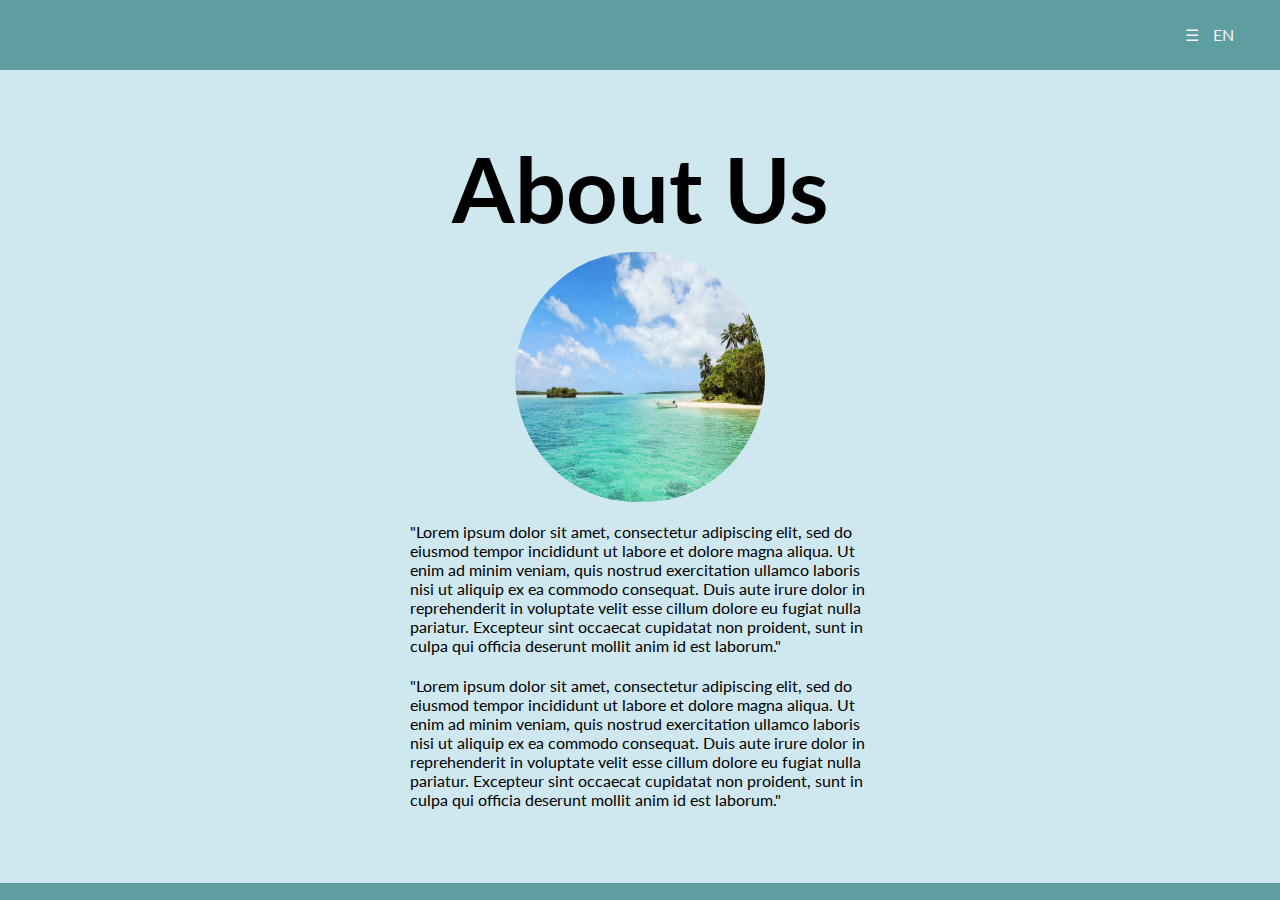
<file: aboutus.html>
<!DOCTYPE Html>


<html lang=en>

<head>
<body class ="aboutpage">
  

    
   

<title> Paradise With A View</title>
<link rel="icon" type="paradise" href="images/palm.ico" />
<link href="style.css" type =   "text/css" rel="stylesheet"> 
<link href="https://fonts.googleapis.com/css?family=Lato:400,700" rel="stylesheet"> 
    
    
    
     </body>
</head>    
        
     
<!--Navigation Bar-->
    
<input type ="checkbox" id="menuToggle">
<label for = "menuToggle" class ="menu-icon" >&#9776; <a>EN</a></label>

    

    
   <header>
    <div id ="brand"></div>
    </header>
    
    <nav class ="menu">
        <ul>
            <li> <a href ="index.html"> Home </a> </li>
            <li> <a href ="book.html"> Book </a> </li>
            <li> <a href ="aboutus.html"> About </a> </li>
           <li> <a href ="contact.html"> Contact </a> </li>
        </ul>
    </nav>
    
<!---->
<!-- Assets below-->
   <div class ="aboutuspage">

    <h1> About Us</h1>   
       <img src= "images/sebastien-jermer-27003.jpg">
       
    <p>"Lorem ipsum dolor sit amet, consectetur adipiscing elit, sed do eiusmod tempor incididunt ut labore et dolore magna aliqua. Ut enim ad minim veniam, quis nostrud exercitation ullamco laboris nisi ut aliquip ex ea commodo consequat. Duis aute irure dolor in reprehenderit in voluptate velit esse cillum dolore eu fugiat nulla pariatur. Excepteur sint occaecat cupidatat non proident, sunt in culpa qui officia deserunt mollit anim id est laborum."</p>
       
     <p>"Lorem ipsum dolor sit amet, consectetur adipiscing elit, sed do eiusmod tempor incididunt ut labore et dolore magna aliqua. Ut enim ad minim veniam, quis nostrud exercitation ullamco laboris nisi ut aliquip ex ea commodo consequat. Duis aute irure dolor in reprehenderit in voluptate velit esse cillum dolore eu fugiat nulla pariatur. Excepteur sint occaecat cupidatat non proident, sunt in culpa qui officia deserunt mollit anim id est laborum."</p>

    
    </div>
    
    
    
    
   


    
</html>
</file>
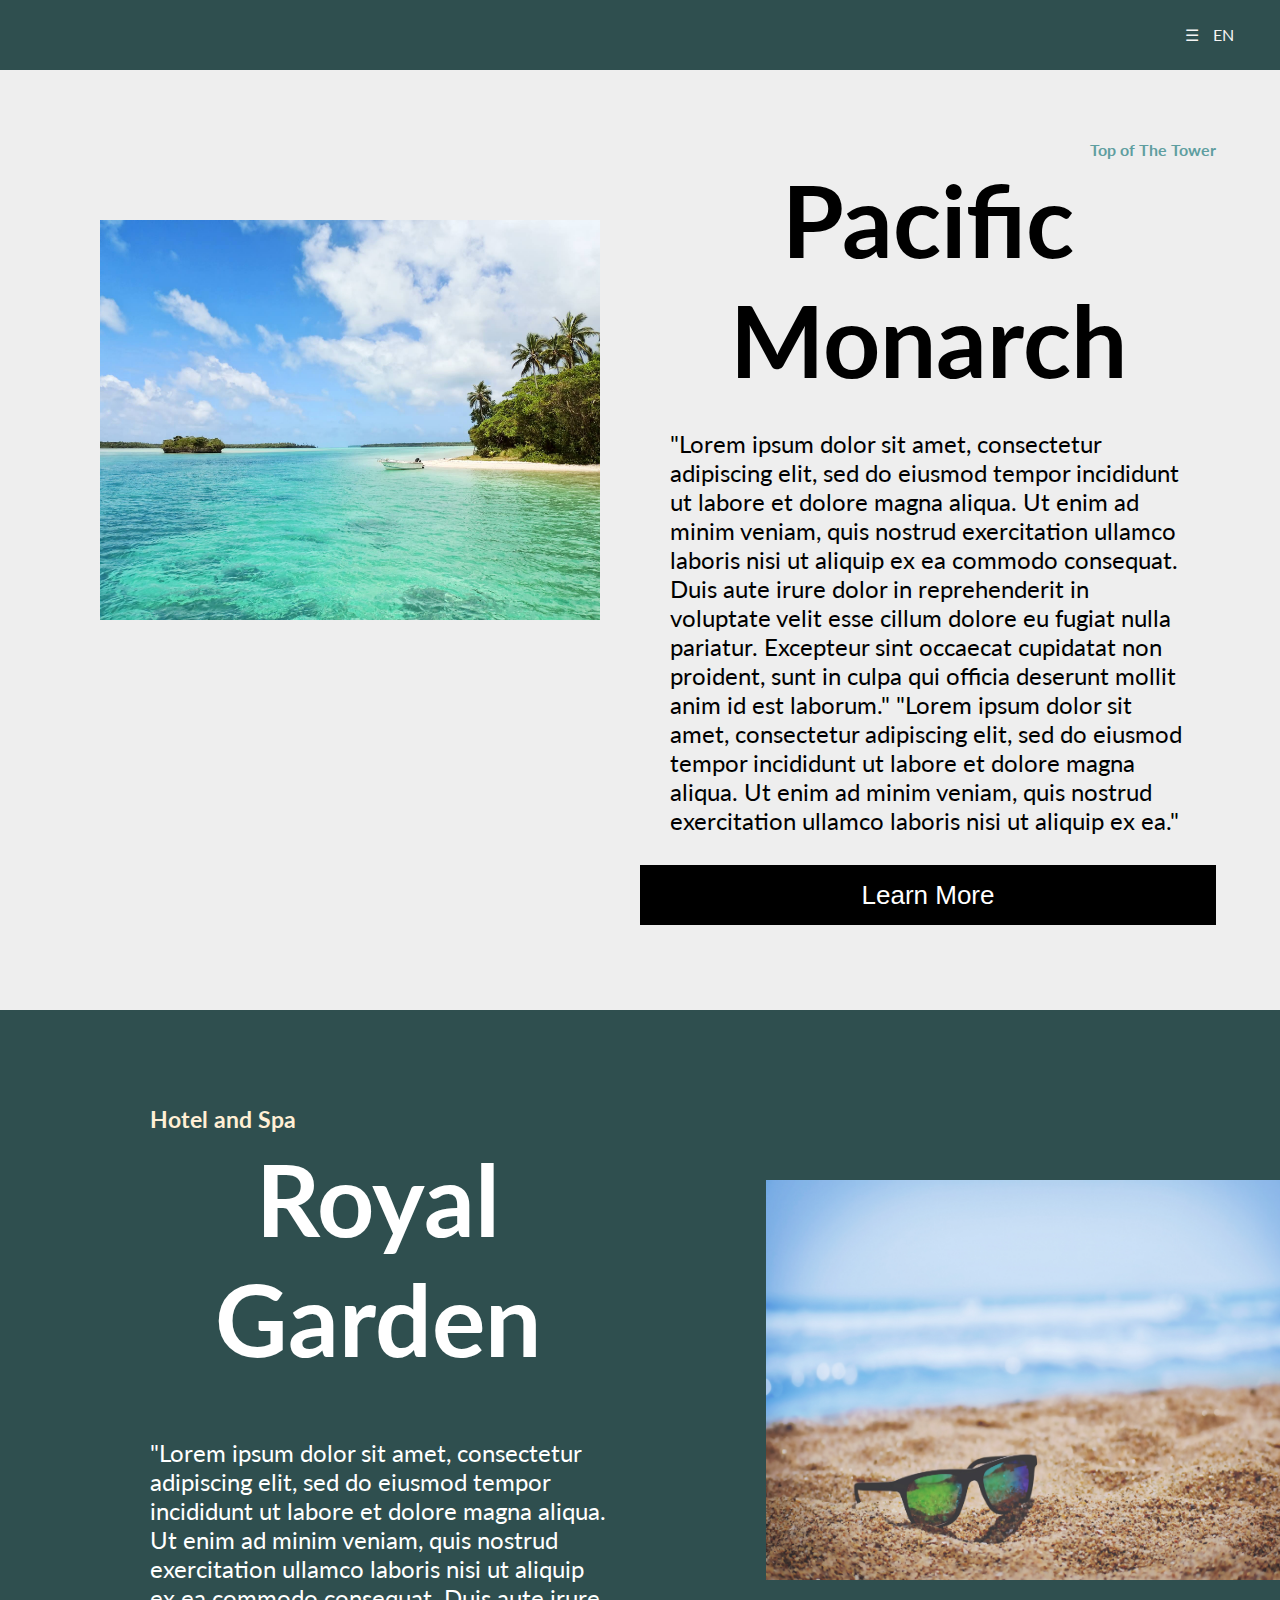
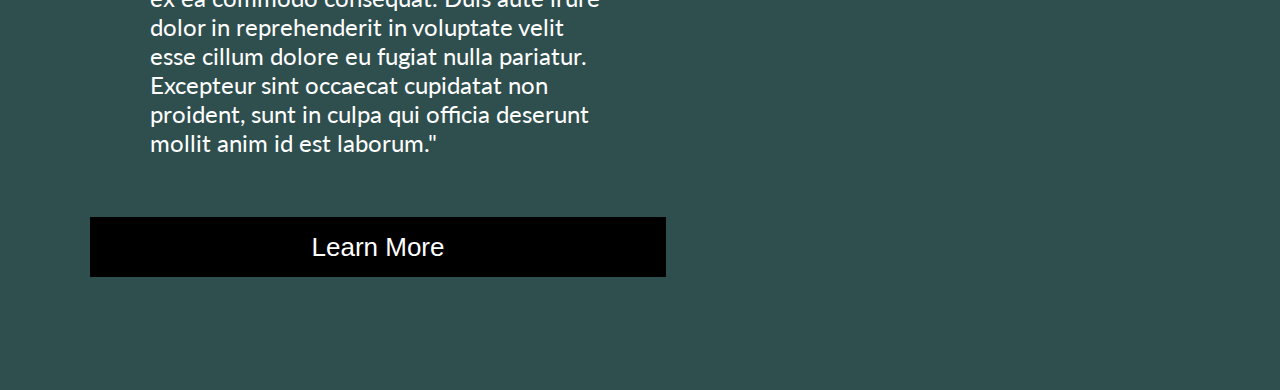
<file: book.html>
<!DOCTYPE Html>


<html lang=en>

<head>
<body class ="bookpage">
  

    
   

<title> Paradise With A View</title>
<link rel="icon" type="paradise" href="images/palm.ico" />
<link href="style.css" type =   "text/css" rel="stylesheet"> 
<link href="https://fonts.googleapis.com/css?family=Lato:400,700" rel="stylesheet"> 
    
    
    
     </body>
</head>    
        
     
<!--Navigation Bar-->
    
<input type ="checkbox" id="menuToggle">
<label for = "menuToggle" class ="menu-icon" >&#9776; <a>EN</a></label>

    

    
   <header>
    <div id ="brand"></div>
    </header>
    
    <nav class ="menu">
        <ul>
            <li> <a href ="index.html"> Home </a> </li>
            <li> <a href ="book.html"> Book </a> </li>
            <li> <a href ="aboutus.html"> About </a> </li>
           <li> <a href ="contact.html"> Contact </a> </li>
        </ul>
    </nav>
    
<!---->
<!-- Assets below-->
   

   <div class ="assets">
    <div>
    <img src =images/sebastien-jermer-27003.jpg>
        

       </div>
    <div>
        
        
        
       <h5> Top of The Tower</h5>
       <h1> Pacific Monarch</h1>
      
       
        
        <p>"Lorem ipsum dolor sit amet, consectetur adipiscing elit, sed do eiusmod tempor incididunt ut labore et dolore magna aliqua. Ut enim ad minim veniam, quis nostrud exercitation ullamco laboris nisi ut aliquip ex ea commodo consequat. Duis aute irure dolor in reprehenderit in voluptate velit esse cillum dolore eu fugiat nulla pariatur. Excepteur sint occaecat cupidatat non proident, sunt in culpa qui officia deserunt mollit anim id est laborum."
            
            "Lorem ipsum dolor sit amet, consectetur adipiscing elit, sed do eiusmod tempor incididunt ut labore et dolore magna aliqua. Ut enim ad minim veniam, quis nostrud exercitation ullamco laboris nisi ut aliquip ex ea."
            
        </p>
       
        
        <button> Learn More</button>
       </div>
    
    </div>
   
   
    
    
    
    <div class="royalgarden">
    
    <div>
        <h5> Hotel and Spa</h5>
            <h1> Royal Garden</h1>
        <p>"Lorem ipsum dolor sit amet, consectetur adipiscing elit, sed do eiusmod tempor incididunt ut labore et dolore magna aliqua. Ut enim ad minim veniam, quis nostrud exercitation ullamco laboris nisi ut aliquip ex ea commodo consequat. Duis aute irure dolor in reprehenderit in voluptate velit esse cillum dolore eu fugiat nulla pariatur. Excepteur sint occaecat cupidatat non proident, sunt in culpa qui officia deserunt mollit anim id est laborum."
            
        </p>
        
        <button> Learn More</button>
       
        </div>
    
        <div class ="container">
            
            <div class ="slide_img" id="one">
            <img src ="images/beachbackground.jpg">
                
                
        
            </div>
            
            <div class ="slide_img" id="two">
            <img src ="images/sebastien-jermer-27003.jpg">
               
        
            </div>
            
            <div class ="slide_img" id="three">
            <img src ="images/sai-kiran-anagani-209542.jpg">
                
               
            </div>
                
                
          
        </div>
        <div class ="nav">
        
     
        </div>
        
        
    </div>



    
</html>
</file>
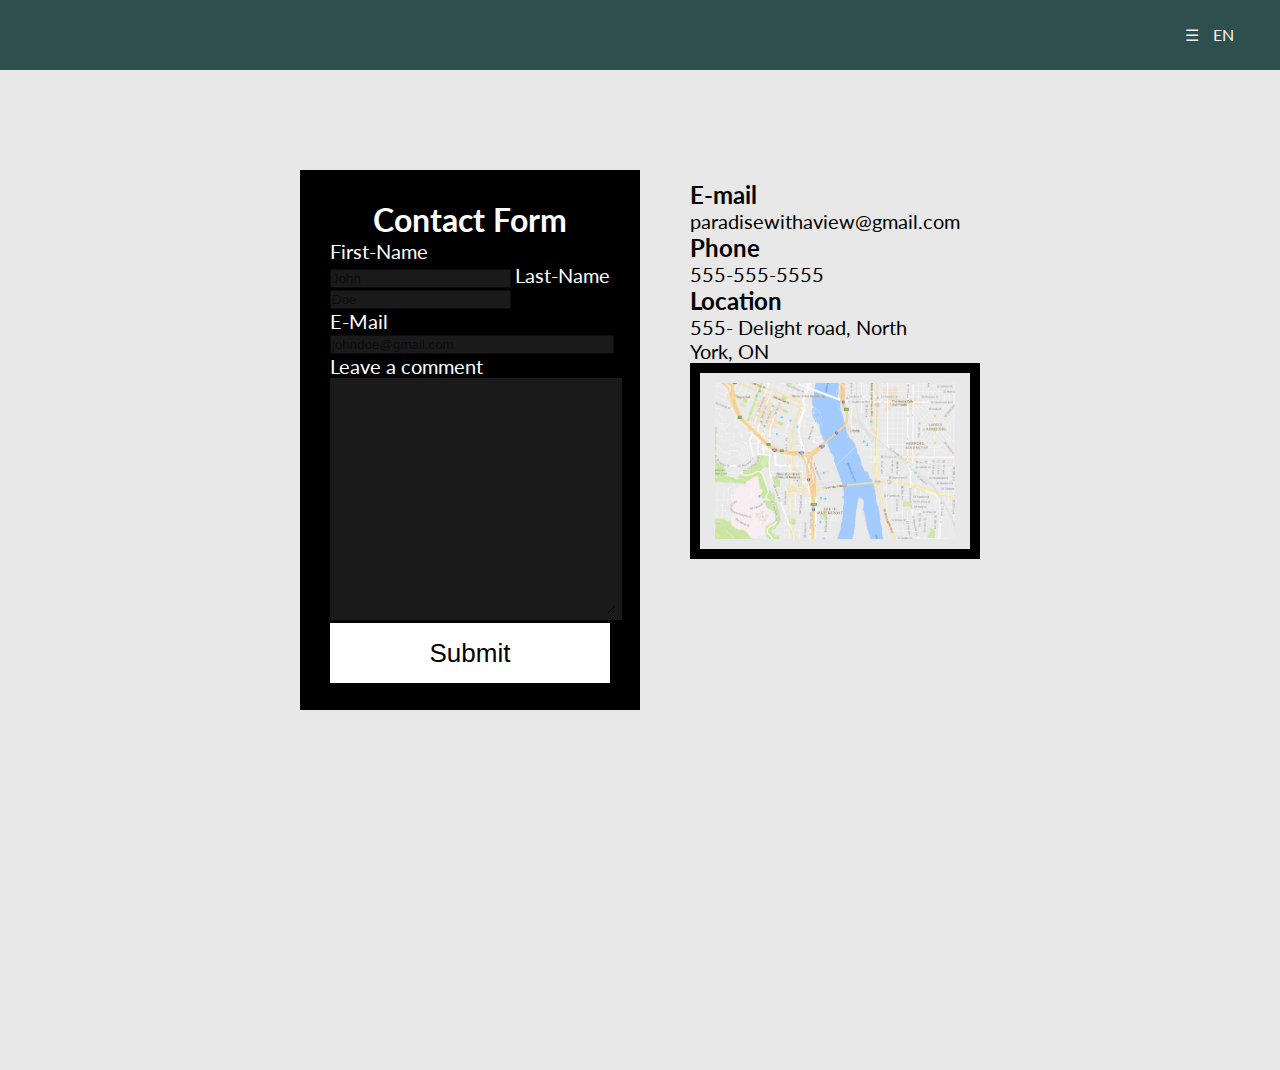
<file: contact.html>
<!DOCTYPE Html>


<html lang=en>

<head>
<body class ="bookpage">
  

    
   

<title> Paradise With A View</title>
<link rel="icon" type="paradise" href="images/palm.ico" />
<link href="style.css" type =   "text/css" rel="stylesheet"> 
<link href="https://fonts.googleapis.com/css?family=Lato:400,700" rel="stylesheet"> 
    
    
    
     </body>
</head>    
        
     
<!--Navigation Bar-->
    
<input type ="checkbox" id="menuToggle">
<label for = "menuToggle" class ="menu-icon" >&#9776; <a>EN</a></label>

    

    
   <header>
    <div id ="brand"></div>
    </header>
    
    <nav class ="menu">
        <ul>
            <li> <a href ="index.html"> Home </a> </li>
            <li> <a href ="book.html"> Book </a> </li>
            <li> <a href ="aboutus.html"> About </a> </li>
           <li> <a href ="contact.html"> Contact </a> </li>
        </ul>
    </nav>
    
<!---->
<!-- Assets below-->
   

   <div class ="form">
        <div>
            <h1> Contact Form</h1>
            <a> First-Name</a>
            <input type="text" id="first" placeholder ="John">
            <a> Last-Name</a>
            <input type="text" id="last" placeholder ="Doe">
            <br>

            <a>   E-Mail </a>
            <input type="text" class ="mail" id="mail" placeholder ="johndoe@gmail.com">
            
            <a> Leave a comment </a>
            
            
            <form action="/action_page.php" id="usrform">
            <textarea name="comments" id="comments">
            
            </textarea>
            </form>

            <button> Submit</button>
       </div>
       
       
       
       
       
    <div>
        
       <h2> E-mail</h2>
        <a>
            paradisewithaview@gmail.com
        </a>
        
        <h2>Phone</h2>
        <a> 555-555-5555</a>
        <h2> Location </h2>
        <a> 555- Delight road, North York, ON</a>
        
        <img src ="images/maps.jpg" alt ="googlemaps">
        

       </div>
    
    </div>



    
</html>
</file>
<file: style.css>
/*CSS Style Settings*/

/*Defaults*/

*{
    margin:0;
    padding:0;    
}

html{
    
  -webkit-font-smoothing: antialiased;
    font-family: 'Lato', sans-serif;  
}

/*-----*/

.indexpage{
  background-image: url(images/beachbackground.jpg);
 background-size: cover;
    
}

.bookpage{
    background-color: darkslategrey;
    
}

/*Navigation Bar*/



header{
    width: 100%;
    height: 70px;
    margin: auto;
    background-color: transparent;
    padding: 0px 30px;
}


li{
    list-style-type: none;
}   


nav {
  
    width: 100%;
    text-align: center;

}

nav ul{
    line-height: 70px;

}

nav li {
    display: inline-block;
    padding : 0px 0px;
    
}

nav a{ 
    text-decoration: none;
    color: black;
    font-weight: 700;
    padding : 26px 60px;
     -webkit-transition-duration: 0.4s;
    
}


nav a:hover{
    background: black;
    color: white;
    box-shadow: 0 12px 16px 0 rgba(0,0,0,0.24), 0 17px 50px 0 rgba(0,0,0,0.19);
    
}

.menu{
    position: absolute;
    right: 130px;
    text-align: right;
    background: snow;
    top: -81px;
    opacity: 0.9;
    z-index: 1;
    transition: all .3s ease-in-out;
    -webkit-transition; all .3s ease-in-out;
    -moz-transition: all .3s ease-in-out;
    -ms-transition: all .3s ease-in-out;
    -o-transition: all .3s ease-in-out;

}

.menu-icon{
    border: none;
    border-color: transparent;
    color: whitesmoke;
    padding: 24.5px 36px;
    align-content: center;
    cursor: pointer;
    float: right;
    z-index: inherit;

}

.menu-icon a{
    padding: 10px;
    
}
#menuToggle:checked ~.menu-icon{
    color:black;
    background-color: white;
    -webkit-transition-duration: 0.3s;
}

#menuToggle {display:none;

}



#menuToggle:checked ~ .menu{
    position: absolute;
    top: 0px; 
    
   
}

/*Index Page*/

h1{
    color:white;
    text-align: center;
    font-size: 30;
    
}


.button{
    background-color: white;
    
}


button{
    
    align-items: center;
    background-color: black;
    border: none;
    
    font-size: 26px;
    height: 60px;
    width: 300px;
    text-align: center;
    text-decoration: :none;
    display: inline-block;
     -webkit-transition-duration: 0.4s;
    
}

button:hover{
    background-color: white;
    font-color: black;
    
    color: black;
    box-shadow: 0 12px 16px 0 rgba(0,0,0,0.24), 0 17px 50px 0 rgba(0,0,0,0.19);
    cursor: pointer;

}


.intro{
 
    padding: 250px 420px;
}

.intro h1{

    padding: 60px 400px;
    font-size: 60px;    
    
}

img{
    padding: 10px 15px;
    color: black;
}


/*Book Page*/


.assets{
    padding: 70px 0px;
    display:grid;
    grid-template-columns: 50% 45%;
    position: absolute;
    height: 800px;
    color: black;
    background: #eee;
    position: inherit;
    width: 100%;
    
}

.assets img{
    position:relative;
    width: 500px;
    height: 400px;
    padding: 80px 100px;
    
   
}


.assets h1{
    color: black;
    font-size: 100px;
    
}

.assets h5{
    align-content: right;
    text-align: right;
    color: cadetblue;   
        font-size: 16px;
    
}


.assets p{
    padding: 30px;
    font-size: 24px;
   
    
}


.assets button{
    color: white;
    
   width: 100%;
    
    
}




.royalgarden{
    padding: 90px 90px;
    display:grid;
    grid-template-columns: 45% 50%;
    position: absolute;
    height: 800px;
    color: black;
    background: ;
    width: 100%;
    position: inherit;

}


.royalgarden h5{
    color: papayawhip;
    
    font-size: 23px;
    padding: 5px 60px;
    
}

.royalgarden h1{
    font-size: 100px;
    
}

.royalgarden img{
   position:absolute;
    width: 550px;
    height: 400px;
    padding: 80px 100px;

}


.royalgarden p{
    padding: 60px;
    font-size: 24px;
    color: white;
}

.royalgarden button{
    width: 100%;
    color: white;
    
    
}

/*About Us*/


.aboutpage{
    
    background-color: cadetblue;
    
    
}
.aboutuspage{

    position: absolute;
    color: white;
    padding: 5% 30%;
    margin: auto;
    background-color: #cfe8f0;

}

.aboutuspage p{
    padding: 2% 5%;
    
    font-size: 16px;
    color: black;
    
}
.aboutuspage h1{
    color:black;
    font-size: 90px;
   
}
.aboutuspage img{
    margin-left: auto;
    margin-right: auto;
    width: 40%;
    display: block;
    height: 250px;
    width: 250px;
    border-radius: 1000px;
    
    
}

.extra{
    background-color: white;
    
}

/*Contact Page*/




.form{
    padding: 100px 300px;
    display:grid;
    grid-template-columns: 50% 50%;
    position: absolute;
    height: 800px;
    background-color: #e8e8e8;
    position: inherit;
   
}




.form >div{
    color: black;
    
    padding: 10px 50px;
}



.form > div:nth-child(odd){
    padding: 30px 30px;
    height: 60%;
    font-family: "Lato"; "sans-serif";
    color: white;

    background-color: black;
    
}

.mail{
    width: 100%
}

.comments{
    width: 100%;
    
}
.form a{
    
   
    font-size: 20px;
    
}

.form input{
    opacity: 0.1;
    color: white;

}

.form input:hover{
 -webkit-transition-duration: 0.4s;
    opacity: 0.4
}


.form textarea{
    padding: 100px 0px;
    background: white;
    opacity: 0.1;
    
    border: 6px solid white;
   
    width: 100%;

}

.form textarea:hover{

    opacity: 0.4;
       -webkit-transition-duration: 0.4s; 
}


.form img{

    width: 100%;
    height: 20%;
    border: 10px solid black;
}



.form button{
    width: 100%;
    background-color: white;
}


.form button:hover{
    background-color: black;
    color: white;
}
</file>
